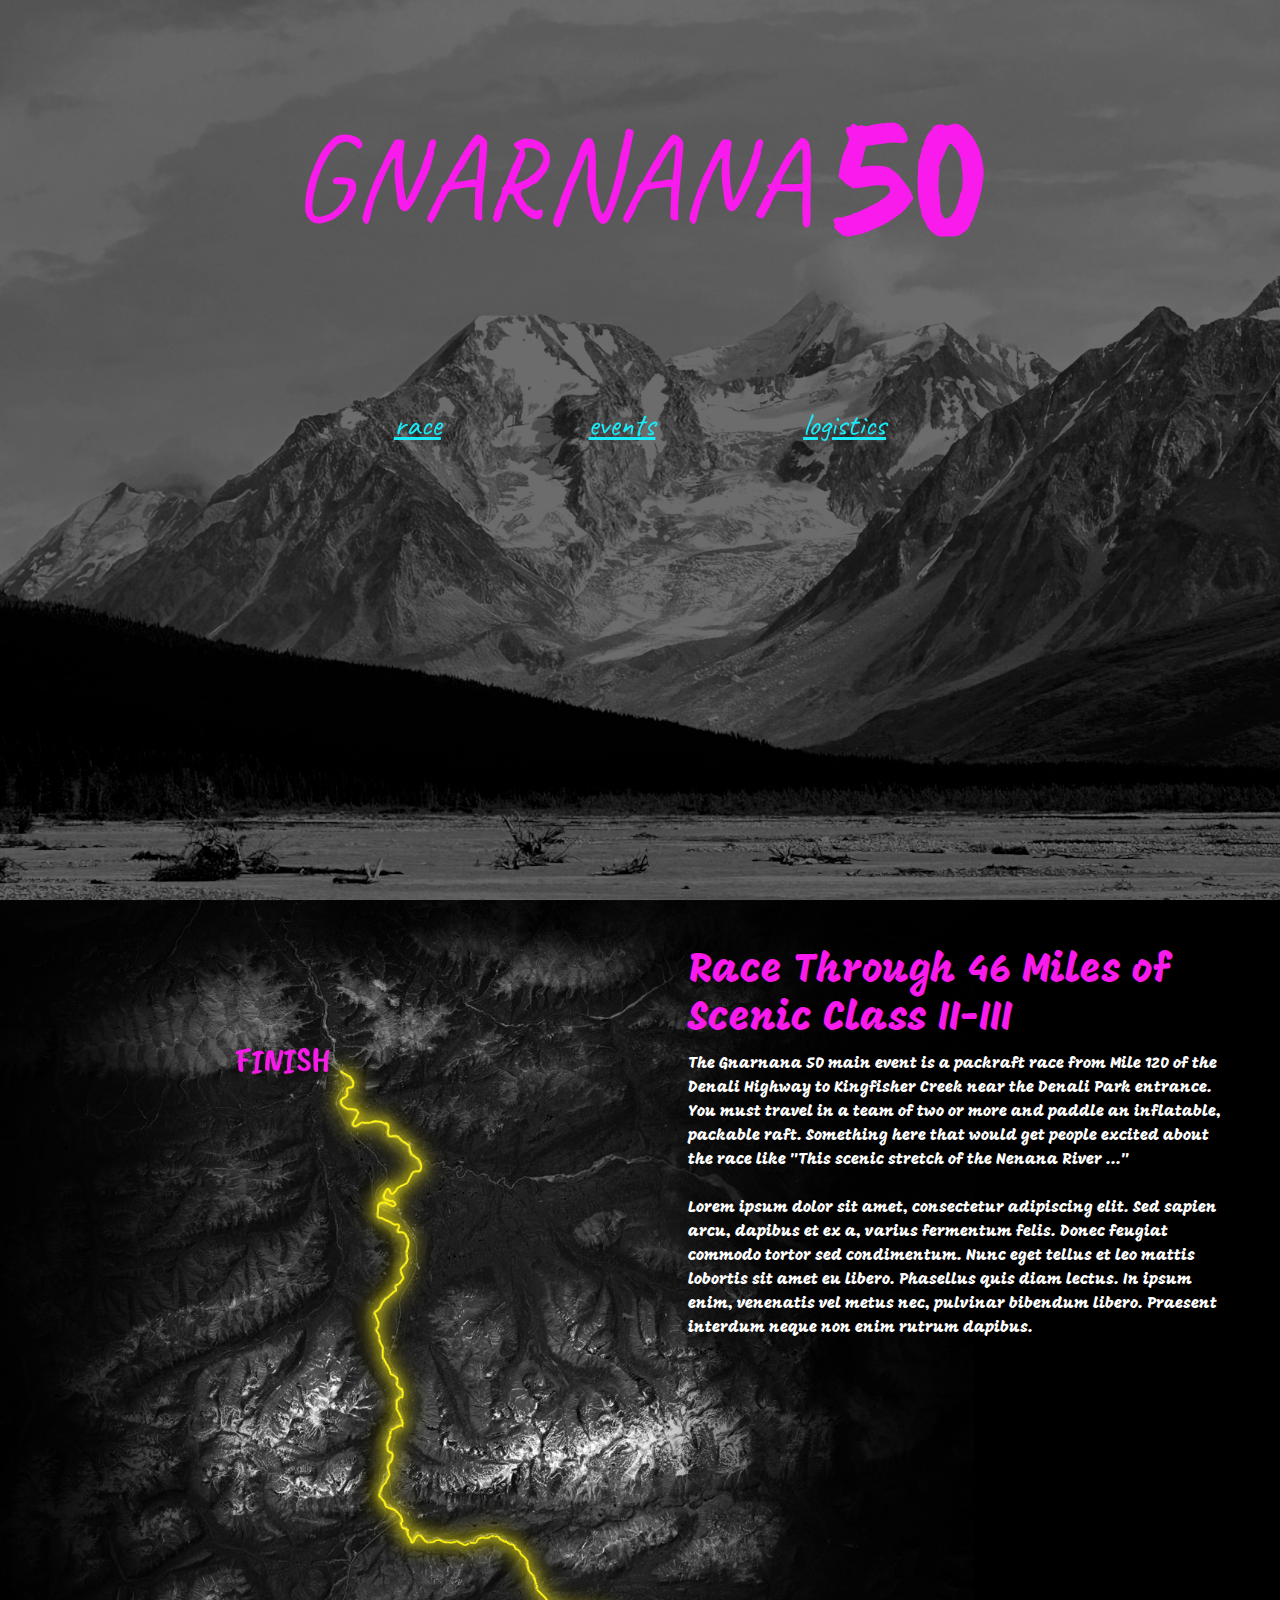
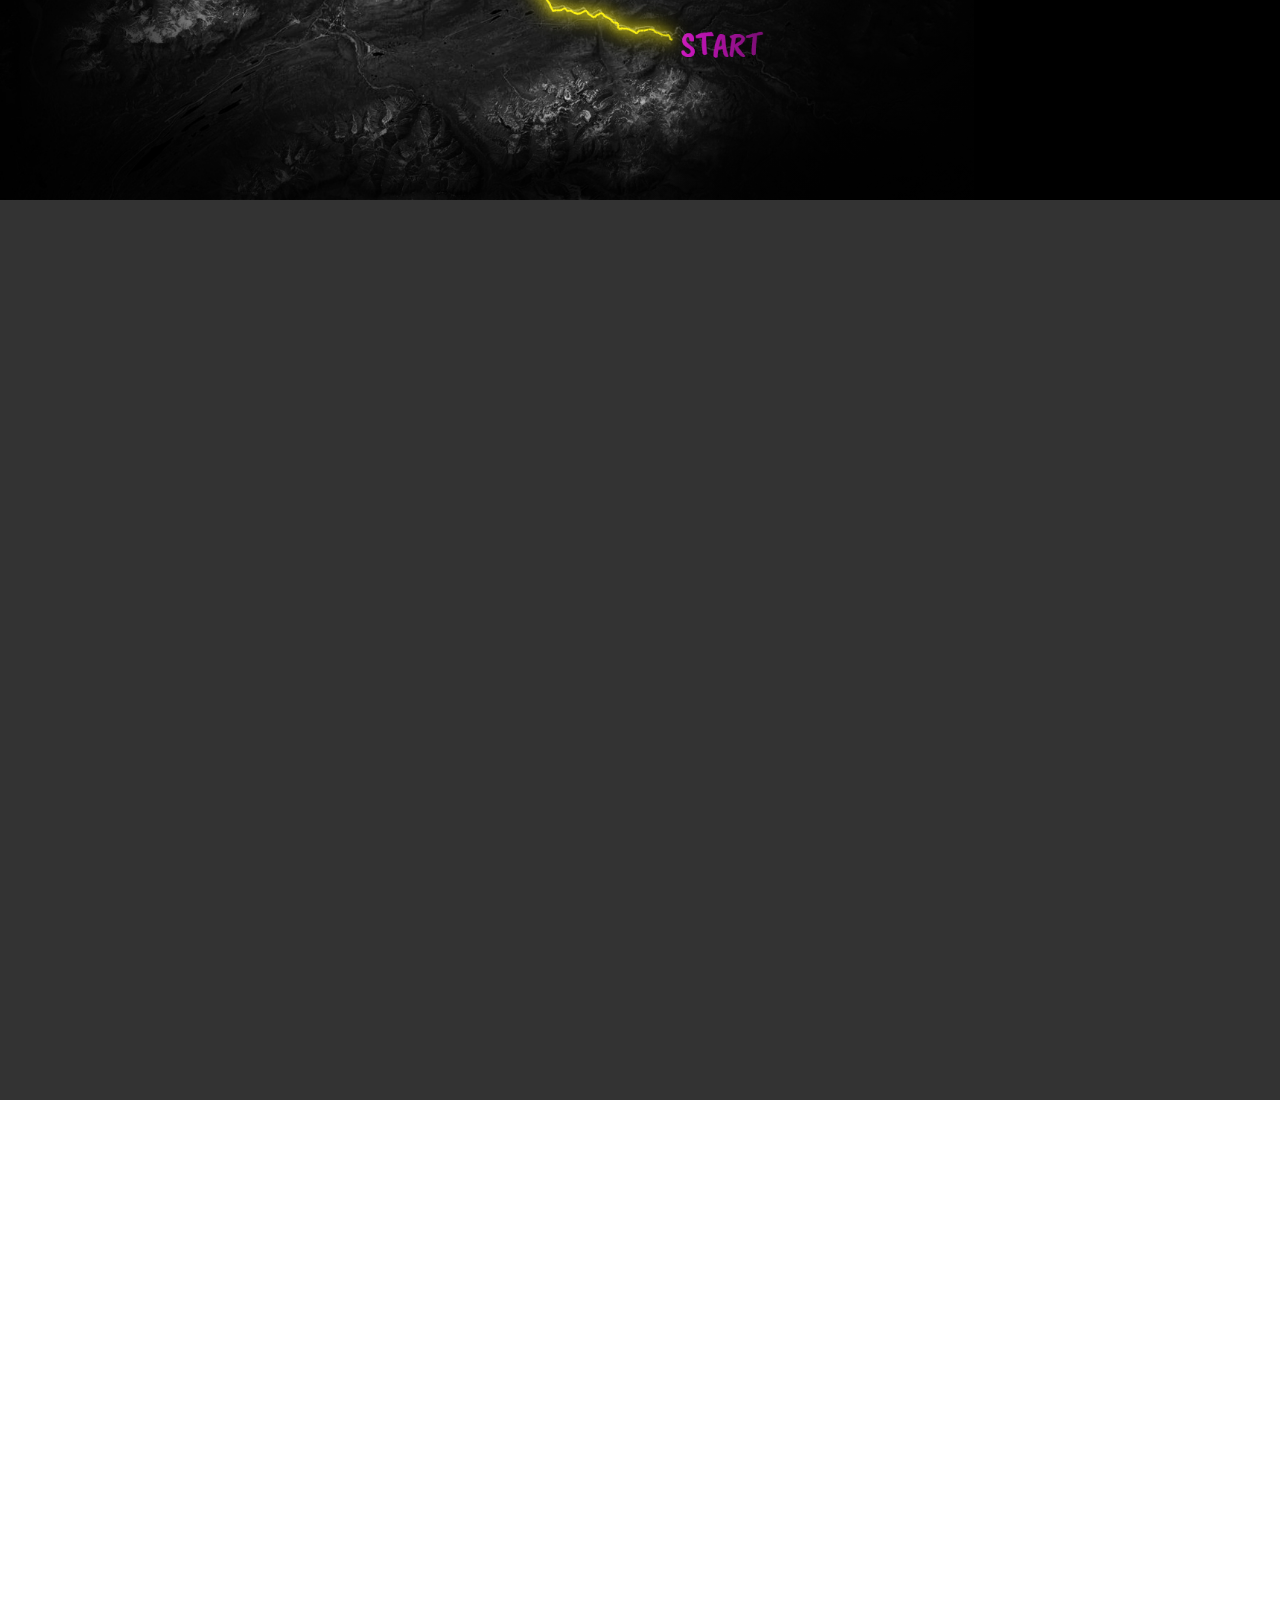
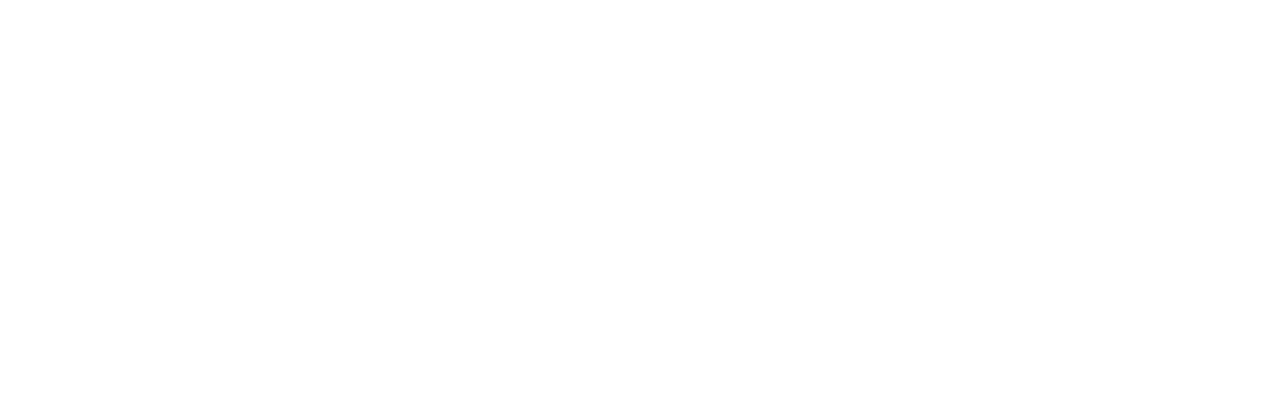
<file: www/index.html>
<!DOCTYPE html>
<html>
<head>
	<meta charset='utf-8'>
	<meta name="viewport" content="width=device-width, initial-scale=1.0"/>
	<title>Gnarnana 50</title>

  <link href="https://cdn.jsdelivr.net/npm/bootstrap@5.3.3/dist/css/bootstrap.min.css" rel="stylesheet" integrity="sha384-QWTKZyjpPEjISv5WaRU9OFeRpok6YctnYmDr5pNlyT2bRjXh0JMhjY6hW+ALEwIH" crossorigin="anonymous">

  <link href="css/gnarnana.css" rel="stylesheet">
  <link href="css/index.css" rel="stylesheet">

  <!-- jquery -->
  <script src=" https://cdn.jsdelivr.net/npm/jquery@3.7.1/dist/jquery.min.js "></script>
</head>

<body>

  <header id="header-section" class="gnarnana-main-section">
    <div id="header-section-background-img">
    <div class="header-text">
      <div class="hero-text font--caveat-regular text-uppercase d-flex flex-wrap align-items-start">
        <span>Gnar</span>
        <span class="">nana</span>
        <span class="font--caveat-brush-regular header-text-50 ms-4">50</span>
      </div>
      <!--<div class="w-100"></div>
       <div class="header-details-text">
        <p>Join us for the inagural race 50-mile race event!</p>
        <div class="header-date-text">August 15 - 17</div>
      </div> -->
    </div>
    <nav id="main-nav" class="main-nav font--caveat-regular">
      <div class="main-nav-link-container">
        <a class="main-nav-link" href="#about-section">race</a>
        <a class="main-nav-link" href="#event-info-section">events</a>
        <a class="main-nav-link" href="#logistics-section">logistics</a>
      </div>
    </nav>
  </header>

  <section id="about-section" class="gnarnana-main-section">
    <div class="race-map-mobile-top-screen"></div>
    <img id="race-map-img" class="" src="assets/imgs/gnarnana_map.jpg" alt="Map of the Gnarnana 50 race route with black and white satellite imagery and the route in bright yellow with a neon glow effect">
    <div class="section-main-text-container">
      <div class="section-main-text-content">
        <h1 class="main-text-header">Race Through 46 Miles of Scenic Class II-III</h1>
        <p>
          The Gnarnana 50 main event is a packraft race from Mile 120 of the Denali Highway 
          to Kingfisher Creek near the Denali Park entrance. You must travel in a team of two
          or more and paddle an inflatable, packable raft. Something here that would get people
          excited about the race like "This scenic stretch of the Nenana River ..." 
          <br><br>
          Lorem ipsum dolor sit amet, consectetur adipiscing elit. Sed sapien arcu, dapibus et
          ex a, varius fermentum felis. Donec feugiat commodo tortor sed condimentum. Nunc 
          eget tellus et leo mattis lobortis sit amet eu libero. Phasellus quis diam lectus. 
          In ipsum enim, venenatis vel metus nec, pulvinar bibendum libero. Praesent interdum 
          neque non enim rutrum dapibus.
        </p>
      </div>
    </div>
    
  </section>
  <section id="event-info-section" class="gnarnana-main-section">
  </section>
  <section id="logistics-section" class="gnarnana-main-section">
  </section>

  <script>
    var $nav = $('#main-nav');
    var navTop = $nav.offset().top
    function setNavPosition() {
      var scrollPosition = window.scrollY;
      var windowHeight = window.innerHeight;
      $nav.toggleClass('position-fixed', scrollPosition > navTop);
      $nav.toggleClass('background-gradient-black', scrollPosition >= windowHeight);
    }
    $(function() {
      $(window).on('scroll resize', setNavPosition);
      setNavPosition();
    });
  </script>
</body>
</html>
</file>
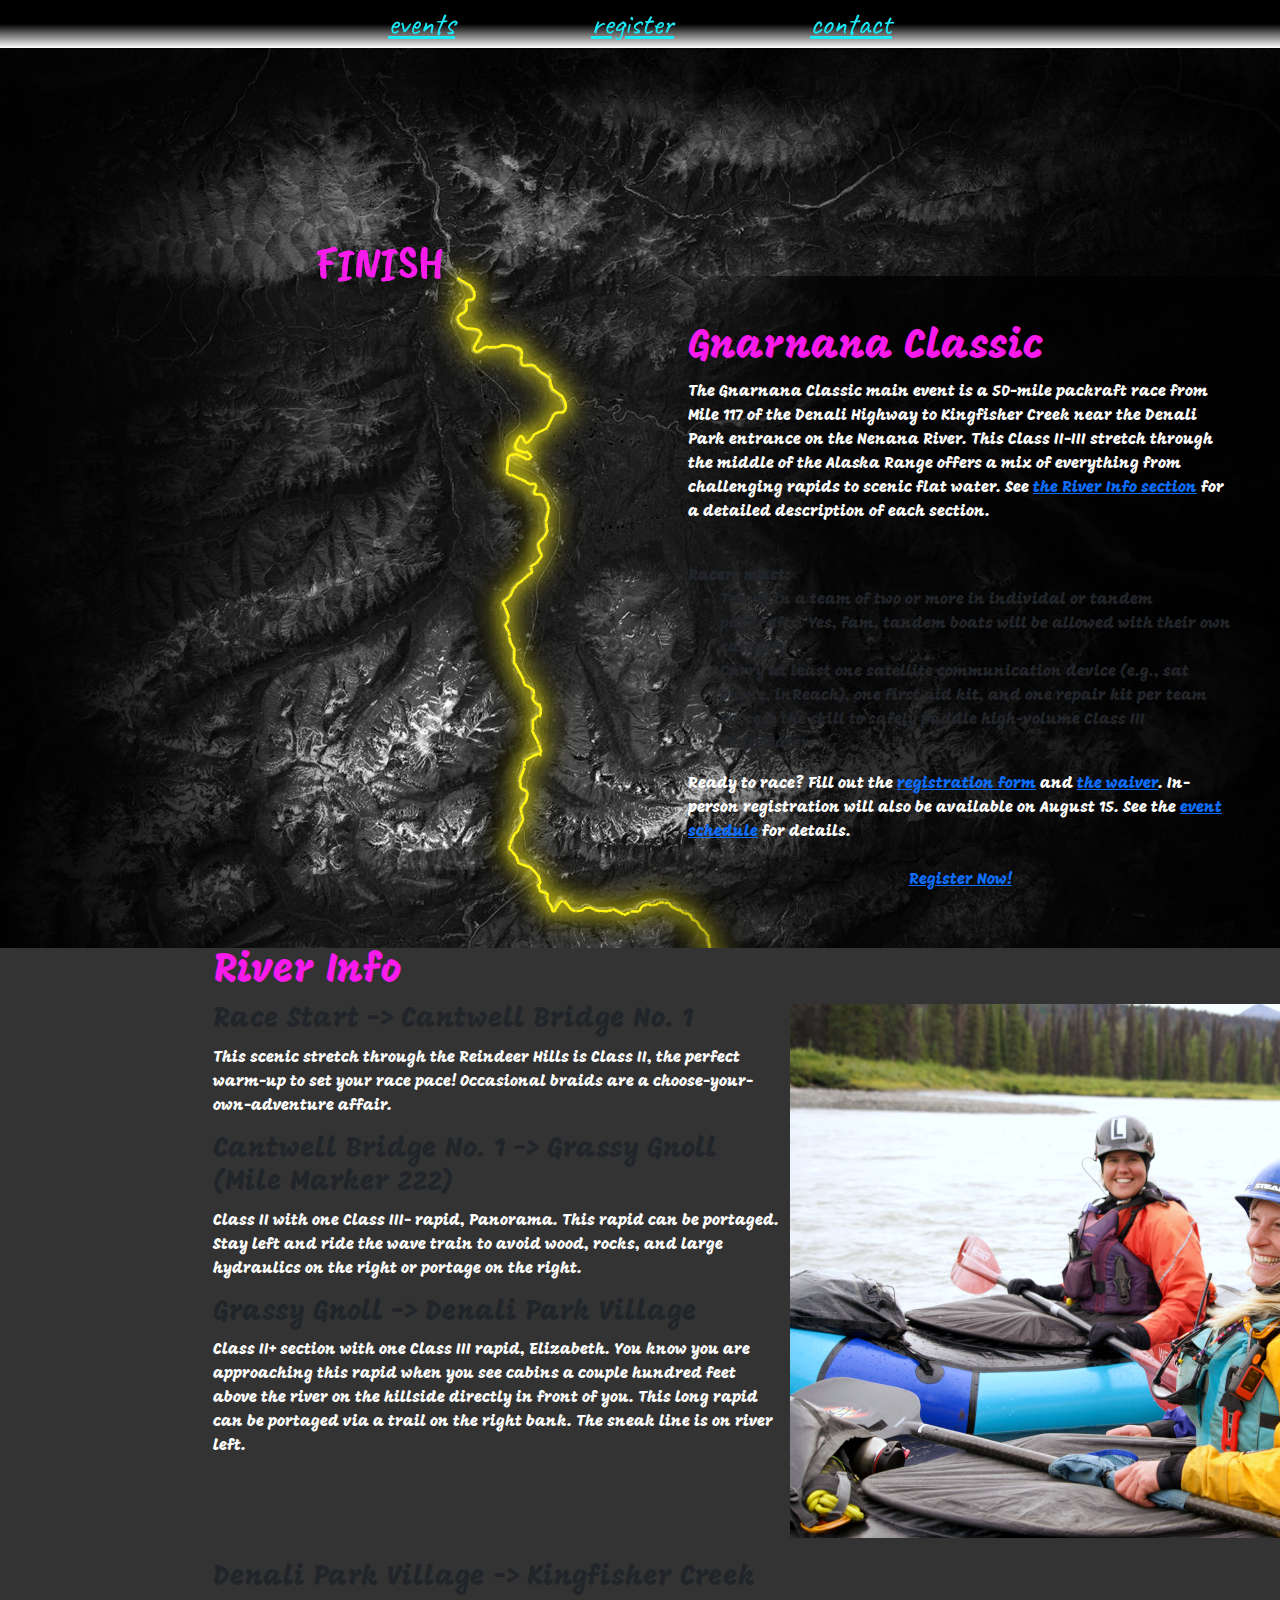
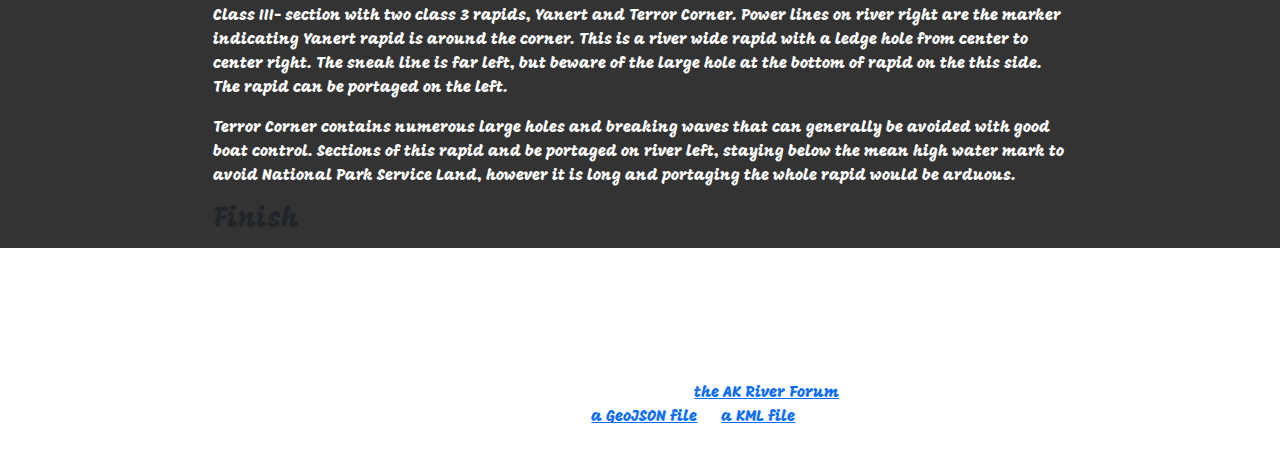
<file: www/classic-race.html>
<!DOCTYPE html>
<html>
<head>
	<meta charset='utf-8'>
	<meta name="viewport" content="width=device-width, initial-scale=1.0"/>
	<title>Gnarnana Fest</title>
  <meta name="description" content="A whitewater festival in the heart of the Alaska Range">

  <link rel="shortcut icon" href="/favicon.ico" type="image/x-icon">
  <link rel="icon" href="/favicon.ico" type="image/x-icon">
  <link rel="apple-touch-icon" sizes="180x180" href="assets/imgs/apple-touch-icon.png">
  <link rel="icon" type="image/png" sizes="32x32" href="assets/imgs/favicon-32x32.png">
  <link rel="icon" type="image/png" sizes="16x16" href="assets/imgs/favicon-16x16.png">
  <link rel="manifest" href="manifest.json">

  <!-- FB meta tags -->
  <meta property="og:title" content="Gnarnana FEST - Race | Surf | Connecty">
  <meta property="og:url" content="https://gnarnana.com/">
  <meta property="og:image" content="https://gnarnana.com/assets/imgs/gnarnana_logo_800.png">
  <meta property="og:image:width" content="800">
  <meta property="og:image:height" content="462">
  <meta property="og:image:type" content="image/png">
  <meta property="og:type" content="website">
  <meta property="og:site_name" content="Gnarnana FEST - Race | Surf | Connecty">

  <!-- Twitter meta tags -->
  <meta name="twitter:card" content="summary_large_image">
  <meta property="twitter:domain" content="gnarnana.com">
  <meta property="twitter:url" content="https://gnarnana.com">
  <meta name="twitter:title" content="Gnarnana FEST - Race | Surf | Connecty">
  <meta name="twitter:description" content="A whitewater festival in the heart of the Alaska Range">
  <meta name="twitter:image" content="https://gnarnana.com/assets/imgs/gnarnana_logo_800.png">

  <link href="https://cdn.jsdelivr.net/npm/bootstrap@5.3.3/dist/css/bootstrap.min.css" rel="stylesheet" integrity="sha384-QWTKZyjpPEjISv5WaRU9OFeRpok6YctnYmDr5pNlyT2bRjXh0JMhjY6hW+ALEwIH" crossorigin="anonymous">

  <link href="css/gnarnana.css" rel="stylesheet">
  <link href="css/index.css" rel="stylesheet">

  <!-- jquery -->
  <script src=" https://cdn.jsdelivr.net/npm/jquery@3.7.1/dist/jquery.min.js "></script>
</head>

<body>
    <nav id="main-nav" class="main-nav font--caveat-regular background-gradient-black">
      <div class="main-nav-link-container">
        <a class="main-nav-link" href="index.html#events">events</a>
        <a class="main-nav-link" href="https://forms.gle/gtYdQbKzymiyarMJ8">register</a>
        <a class="main-nav-link" href="index.html#contact">contact</a>
        <!-- <a class="main-nav-link" href="#logistics">logistics</a> -->
      </div>
    </nav>
    <section id="about" class="gnarnana-main-section">
        <div class="race-map-mobile-top-screen"></div>
        <img id="race-map-img" class="" src="assets/imgs/gnarnana_map.jpg" alt="Map of the Gnarnana 50 race route with black and white satellite imagery and the route in bright yellow with a neon glow effect">
        <div class="section-main-text-container">
            <div class="section-main-text-content">
                <h1 class="main-text-header">Gnarnana Classic</h1>
                <p>
                The Gnarnana Classic main event is a 50-mile packraft race from Mile 117 of the Denali Highway to Kingfisher Creek near the Denali Park entrance on the Nenana River. This Class II-III stretch through the middle of the Alaska Range offers a mix of everything from challenging rapids to scenic flat water. See <a href="#river-info">the River Info section</a> for a detailed description of each section. <!--We will meet at the KFC takeout at 7AM and we will shuttle to the put-in on the Denali Highway. Teams of two mandatory. Yes fam, tandem boats will be allowed and have their own category. Teams not past Denali Park Village by five will be scratched. -->
                <br><br>
                </p>
                <strong>Racers must:</strong>
                <ul>
                <li>Travel in a team of two or more in individal or tandem packrafts. Yes, fam, tandem boats will be allowed with their own category</li>
                <li>Carry at least one satellite communication device (e.g., sat phone, inReach), one first aid kit, and one repair kit per team</li>
                <li>Possess the skill to safely paddle high-volume Class III whitewater</li>
                </ul>
                <p>
                Ready to race? Fill out the <a href="https://forms.gle/gtYdQbKzymiyarMJ8" target="_blank" role="button">registration form</a> and <a href="https://waiver.smartwaiver.com/e/parzJo6S3zu4wZj5q5zXJg/" target="_blank">the waiver</a>. In-person registration will also be available on August 15. See the <a href="#events">event schedule</a> for details.
                </p>
                <div class="w-100 d-flex justify-content-center py-2">
                    <a class="large-button" href="https://forms.gle/gtYdQbKzymiyarMJ8" target="_blank">Register Now!</a>
                </div>
            </div>
        </div>
        
    </section>
    <section id="river-info" class="gnarnana-main-section d-flex justify-content-center text-content-section ">
        <div class="section-main-text-content col-lg-8">
            <h1 class="main-text-header">River Info</h1>
            <div class="w-100 d-flex flex-wrap">
                <div class="col-lg-8">
                    <h3 class="subsection-header">Race Start -> Cantwell Bridge No. 1</h3>
                    <p>
                        This scenic stretch through the Reindeer Hills is Class II, the perfect warm-up to set your race pace! Occasional braids are a choose-your-own-adventure affair.
                    </p>
                    <h3 class="subsection-header"> Cantwell Bridge No. 1 -> Grassy Gnoll (Mile Marker 222)</h3>
                    <p>
                        Class II with one Class III- rapid, Panorama. This rapid can be portaged. Stay left and ride the wave train to avoid wood, rocks, and large hydraulics on the right or portage on the right.
                    </p>
                    <h3 class="subsection-header"> Grassy Gnoll -> Denali Park Village</h3>
                    <p>
                        Class II+ section with one Class III rapid, Elizabeth. You know you are approaching this rapid when you see cabins a couple hundred feet above the river on the hillside directly in front of you. This long rapid can be portaged via a trail on the right bank. The sneak line is on river left.
                    </p>
                </div>
                <div class="col-lg-4 mb-4 d-flex justify-content-start px-lg-2">
                    <img class="img-full-height rounded-corners" src="assets/imgs/packrafters-at-start-2025.jpg" alt="two packrafters on the Nenana River with spruce trees in the background and an ochre cliff on the right with a brilliant blue sky above">
                </div>
            </div>
            <h3 class="subsection-header">Denali Park Village -> Kingfisher Creek</h3>
            <p>
                Class III- section with two class 3 rapids, Yanert and Terror Corner. Power lines on river right are the marker indicating Yanert rapid is around the corner. This is a river wide rapid with a ledge hole from center to center right. The sneak line is far left, but beware of the large hole at the bottom of rapid on the this side. The rapid can be portaged on the left.
            </p>
            <p>
                Terror Corner contains numerous large holes and breaking waves that can generally be avoided with good boat control. Sections of this rapid and be portaged on river left, staying below the mean high water mark to avoid National Park Service Land, however it is long and portaging the whole rapid would be arduous.
            </p>
            <h3 class="subsection-header">Finish</h3>
            <p>
                The finish line is the put-in at Kingfisher Creek before the "Canyon" section of the Nenana. You will cross underneath the Parks Highway for a second time as the Terror Corner rapid peters out. Immediately following the bridge, you will see a large ramp where the oar boats put-in for commercial trips. Take out here and revel in the glory of finishing the race!
            </p> 
            <p>
                It is the paddlers responsibility to research and know where these rapids are. If you are not familiar with these sections, please look at the Alaska Packraft guidebook, <a href="https://alaskapackraft.com/forums/topic/nenana-river-august-21-2021/" target="_blank"> the AK River Forum</a>, or come paddle these sections before the race. You can also download <a href="assets/gnarnana.json">a GeoJSON file</a> or <a href="assets/gnarnana.kml">a KML file</a> of notable rapids and convenient places to exit the river.
            </p>
        </div>
    </section>

  <script src="js/gnarnana.js"></script>
  <script>
    setNavPosition({backgroundIsAwlaysBlack: true});
  </script>
</body>
</file>
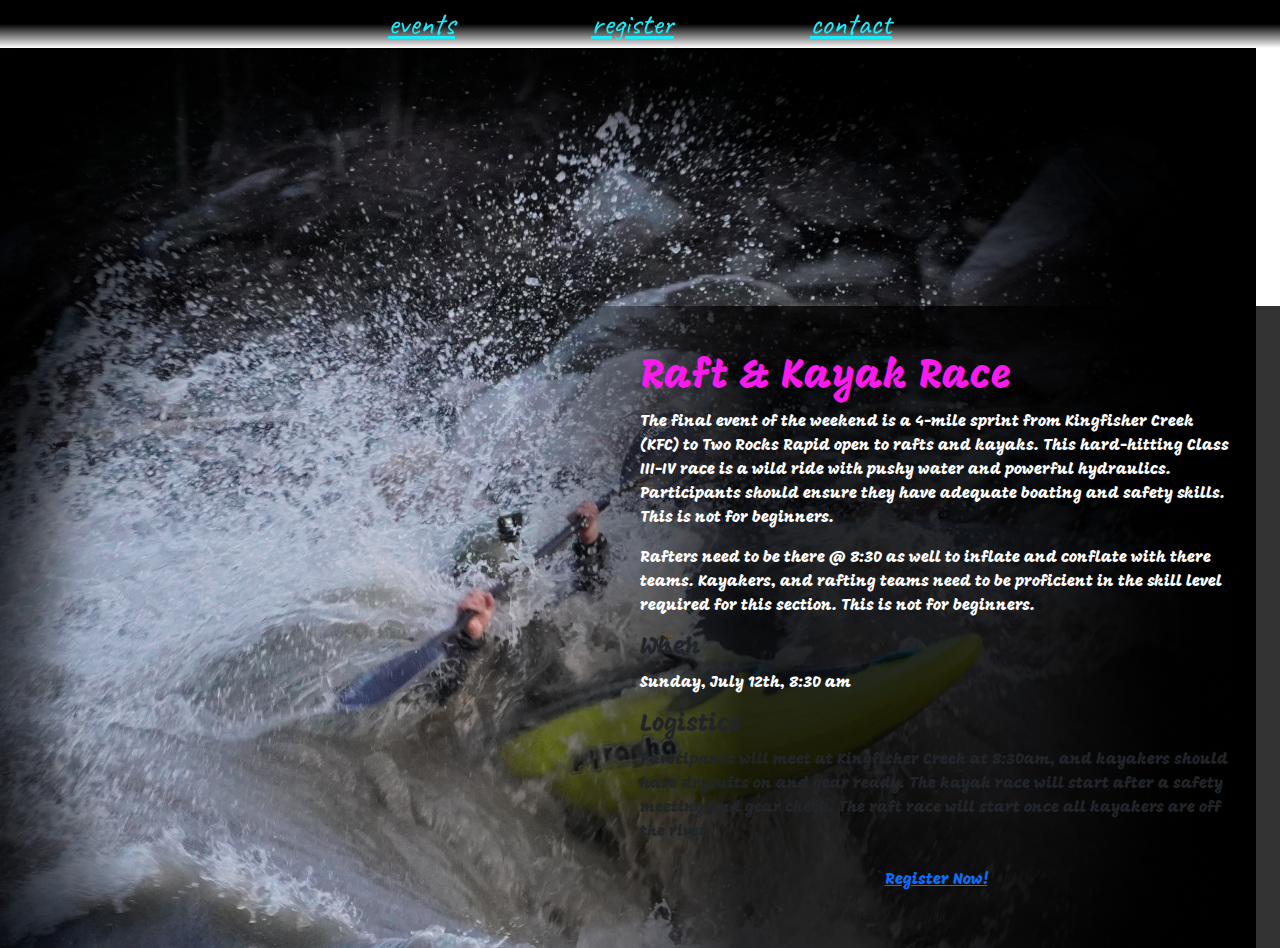
<file: www/raft-kayak-race.html>
<!DOCTYPE html>
<html>
<head>
	<meta charset='utf-8'>
	<meta name="viewport" content="width=device-width, initial-scale=1.0"/>
	<title>Gnarnana 50</title>
  <meta name="description" content="A 50-mile packraft race through the center of the Alaska Range">

  <link rel="shortcut icon" href="/favicon.ico" type="image/x-icon">
  <link rel="icon" href="/favicon.ico" type="image/x-icon">
  <link rel="apple-touch-icon" sizes="180x180" href="assets/imgs/apple-touch-icon.png">
  <link rel="icon" type="image/png" sizes="32x32" href="assets/imgs/favicon-32x32.png">
  <link rel="icon" type="image/png" sizes="16x16" href="assets/imgs/favicon-16x16.png">
  <link rel="manifest" href="manifest.json">

  <!-- FB meta tags -->
  <meta property="og:title" content="Gnarnana 50 - Race Your Packraft | Build Community">
  <meta property="og:url" content="https://gnarnana.com/">
  <meta property="og:image" content="https://gnarnana.com/assets/imgs/gnarnana_logo_800.png">
  <meta property="og:image:width" content="800">
  <meta property="og:image:height" content="462">
  <meta property="og:image:type" content="image/png">
  <meta property="og:type" content="website">
  <meta property="og:site_name" content="Gnarnana 50 - Race Your Packraft | Build Community">

  <!-- Twitter meta tags -->
  <meta name="twitter:card" content="summary_large_image">
  <meta property="twitter:domain" content="gnarnana.com">
  <meta property="twitter:url" content="https://gnarnana.com">
  <meta name="twitter:title" content="Gnarnana 50 - Race Your Packraft | Build Community">
  <meta name="twitter:description" content="A 50-mile packraft race through the center of the Alaska Range">
  <meta name="twitter:image" content="https://gnarnana.com/assets/imgs/gnarnana_logo_800.png">

  <link href="https://cdn.jsdelivr.net/npm/bootstrap@5.3.3/dist/css/bootstrap.min.css" rel="stylesheet" integrity="sha384-QWTKZyjpPEjISv5WaRU9OFeRpok6YctnYmDr5pNlyT2bRjXh0JMhjY6hW+ALEwIH" crossorigin="anonymous">

  <link href="css/gnarnana.css" rel="stylesheet">
  <link href="css/index.css" rel="stylesheet">
  <link href="css/rodeo.css" rel="stylesheet">

  <!-- jquery -->
  <script src=" https://cdn.jsdelivr.net/npm/jquery@3.7.1/dist/jquery.min.js "></script>
</head>

<body>
    <nav id="main-nav" class="main-nav font--caveat-regular background-gradient-black">
      <div class="main-nav-link-container">
        <a class="main-nav-link" href="index.html#events">events</a>
        <a class="main-nav-link" href="https://forms.gle/gtYdQbKzymiyarMJ8">register</a>
        <a class="main-nav-link" href="index.html#contact">contact</a>
        <!-- <a class="main-nav-link" href="#logistics">logistics</a> -->
      </div>
    </nav>
    <section id="about" class="gnarnana-main-section">
        <div class="race-map-mobile-top-screen"></div>
        <img id="race-map-img" class="" src="assets/imgs/rodeo-main.jpg" alt="Map of the Gnarnana 50 race route with black and white satellite imagery and the route in bright yellow with a neon glow effect">
        <div class="section-main-text-container">
            <div class="section-main-text-content">
                <h1 class="main-text-header">Raft & Kayak Race</h1>
                <p>
                The final event of the weekend is a 4-mile sprint from Kingfisher Creek (KFC) to Two Rocks Rapid open to rafts and kayaks. This hard-hitting Class III-IV race is a wild ride with pushy water and powerful hydraulics. Participants should ensure they have adequate boating and safety skills. This is not for beginners.
                </p>
                <p>
                Rafters need to be there @ 8:30 as well to inflate and conflate with there teams. Kayakers, and rafting teams need to be proficient in the skill level required for this section. This is not for beginners.
                </p>
                <h4 class="subsection-header w-100">When</h4>
                <p>
                    Sunday, July 12th, 8:30 am
                </p>
                <h4 class="subsection-header w-100">Logistics</h4>
                <p<>
                Partcipants will meet at Kingfisher Creek at 8:30am, and kayakers should have drysuits on and gear ready. The kayak race will start after a safety meeting and gear check. The raft race will start once all kayakers are off the river.
                </p>
                
                <div class="w-100 d-flex justify-content-center py-2">
                    <a class="large-button" href="https://forms.gle/gtYdQbKzymiyarMJ8" target="_blank">Register Now!</a>
                </div>
            </div>
        </div>
        
    </section>

  <script src="js/gnarnana.js"></script>
  <script>
    setNavPosition({backgroundIsAwlaysBlack: true});
  </script>
</body>
</file>
<file: www/css/gnarnana.css>
@import url('https://fonts.googleapis.com/css2?family=Rock+Salt&display=swap');
@import url('https://fonts.googleapis.com/css2?family=Caveat:wght@400..700&display=swap');
@import url('https://fonts.googleapis.com/css2?family=Caveat+Brush&family=Caveat:wght@400..700&display=swap');
@import url('https://fonts.googleapis.com/css2?family=Mogra&display=swap');


:root {
    --ui-color-primary: #f81beb;
    --ui-color-secondary: #1BEBF8;
    --ui-color-accent: #FFF314;
}

/* --- font utility classes --- */
.font--rock-salt {
    font-family: 'Rock Salt', serif;
    font-weight: 400;
    font-style: normal;
}
.font--caveat-regular {
    font-family: 'Caveat', serif;
    font-optical-sizing: auto;
    font-style: normal;
}
.font--caveat-brush-regular {
    font-family: 'Caveat Brush', serif;
    font-weight: 400;
    font-style: normal;
}
.font--mogra-regular {
    font-family: 'Mogra', serif;
    font-weight: 400;
    font-style: normal;
}
.text-uppercase {
    text-transform: capitalize;
}
/* ^^^ font utility classes ^^^ */
</file>
<file: www/css/index.css>
:root {
    --main-header-font-size: 11rem;
    --paragraph-font-size: 1rem;
    --main-nav-height: 3rem;
}

html, body {
    height: 100vh;
    width: 100vw;
    font-family: 'Mogra', serif;
    font-weight: 400;
    font-style: normal;
    font-size: var(--paragraph-font-size);
    scroll-behavior: smooth; /*for jump links*/
}

.gnarnana-main-section {
    width: 100%;
    height: 100%;
    position: relative;
    z-index: 1;
}
.gnarnana-main-section:nth-child(odd) {
    background: #333;
}
.gnarnana-main-section:nth-child(even) {
    background: #fff;
}


/* ---------------------- */
/* --- header section --- */
/* ---------------------- */
#header-section {
    /* display: flex;
    flex-wrap: wrap; */
    background: none;
    position: sticky;
    top: 0;
    z-index: 2;
}
.main-nav {
    width: 100%;
    height: var(--main-nav-height);
    display: flex;
    justify-content: center;
    align-items: center;
    position: sticky;
    top: 0rem; /*pins to the top when scrolled past header */
    z-index: 10;
    transition: 0.25s all;
    font-size: 1.2rem;
}
.main-nav-link-container {
    flex: 1 0 50%;
    min-width: 50%;
    max-width: 20rem;
    display: flex;
    justify-content: space-around;
}
.main-nav .main-nav-link {
    margin: 0 .5rem 0 .5rem;
    font-size: 2rem;
    line-height: 2rem;
    color: var(--ui-color-secondary);
}
#main-nav.background-gradient-black {
    background: #000;
    background: linear-gradient(0deg, #00000000 
    0%, #000000 50%);
    /* transform: translateY(var(--main-nav-height)); make sure it's */
}
#header-section-background-img {
    position: absolute;
    z-index: -1;
    top: 0;
    bottom: 0;
    left:0;
    right: 0;
    background-image: url('../assets/imgs/nenana_mountain.jpg');
    background-repeat: no-repeat;
    /* background-attachment: fixed; */
    background-position: center; 
    background-size: cover;
}
.header-text {
    width: 100%;
    display: flex;
    justify-content: center;
    margin-top: 10vh;
    margin-bottom: 15vh;
    /* align-items: center; */
}
.header-text > .hero-text {
    width: 100%;
    display: flex;
    justify-content: center;
    font-size: calc(var(--main-header-font-size) * 0.7);
    color: var(--ui-color-primary);
    /* height: var(--main-header-font-size); */
}
.header-text > .hero-text > *,
.header-text-50 {
    line-height: var(--main-header-font-size);
    vertical-align: middle;
}
.header-text-50 {
    font-size: var(--main-header-font-size);
}
.header-text > .header-details-text {
    color: var(--ui-color-accent)
}
/* --- header section --- */
/* ^^^^^^^^^^^^^^^^^^^^^^ */


/* --------------------- */
/* --- about section --- */
/* --------------------- */
#about-section {
    background: #000;
    display: flex;
}
#about-section > * {
    height: 100%;
}
#race-map-img {
    position: relative;
    z-index: 1;
    left: 0;
    top: 0;
    bottom: 0;
    object-fit: cover;
}
.section-main-text-container {
    padding: 3rem;
    width: 50%;
    background: #000000cc;
    background: linear-gradient(90deg, #00000000 0%, #000000cc 30%);
    position: absolute;
    right: 0;
    bottom: 0;
    z-index: 3;
    overflow-y: auto;
}
#about-section .section-main-text-content {
    display: flex;
    flex-wrap: wrap;
    align-content: flex-start;
}
#race-map-img .section-main-text-content {
    text-align: right;
}
.section-main-text-content .main-text-header {
    color: var(--ui-color-primary);
}
.section-main-text-content p {
    color: white;
}
/* breakpoint for col-lg */
@media (max-width: 600px) {
    .header-text {
        margin-bottom: 0;
    }
    .header-text > .hero-text {
        justify-content: flex-start;
    }
    .hero-text.font--caveat-regular > * {
        /* force each line to take up the full screen width */
        width: 100%;
        font-size: 40vw;
    }
    #about-section {
        /* allow full image to be shown before text covers it */
        height: 160%;
        /* make sure img is centered */
        justify-content: center;
        align-content: flex-end;
    }
    #race-map-img {
        position: sticky;
        height: 60%;
        width: 100%;
        padding: 0;
        content: url('../assets/imgs/gnarnana_map_mobile.jpg');
    }
    #about-section > .race-map-mobile-top-screen {
        width: 100%;
        position: absolute;
        z-index: 2;
        top: 0;
        left: 0;
        right: 0;
        height: var(--main-nav-height);
        background: linear-gradient(0deg, #00000000 
        0%, #000000 100%);
    }
    #about-section .section-main-text-container {
        /* text covers img from bottom so make transition smooth */
        background: #000000cc;
        background: linear-gradient(180deg, #00000000 0%, #000000cc 10%);
        width: 100%;
        height: 50%;
    }
}
/* --- about section --- */
/* ^^^^^^^^^^^^^^^^^^^^^ */
</file>
<file: www/css/rodeo.css>
#about {
    position: relative;
    overflow: hidden;
}
#about .section-main-text-container {
    width: 60%;
    padding-left: 10%;
}

#hero-video {
    position: absolute;
    inset: 0;
    z-index: 1;
    width: 100%;
    height: 100%;
    display: block;
    object-fit: cover;
    transform: translateX(-40%);
}

.hero-video-overlay {
    position: absolute;
    inset: 0;
    z-index: 2;
    background: linear-gradient(
        180deg, 
        #000000 0%, 
        rgba(0, 0, 0, 50%) 10%
    );
    pointer-events: none;
}

@media (max-width: 600px) {
    #about .section-main-text-container {
        width: 100%;
        padding-left: 3rem;/*reset to original value*/
        height: 85%;
    }
    #hero-video {
        position: absolute;
        top: 0;
        bottom: 0;
        width: 150%;
        height: auto;
        padding: 0;
        left: 50%;
        transform: translateX(-50%);
       
    }
}
</file>
